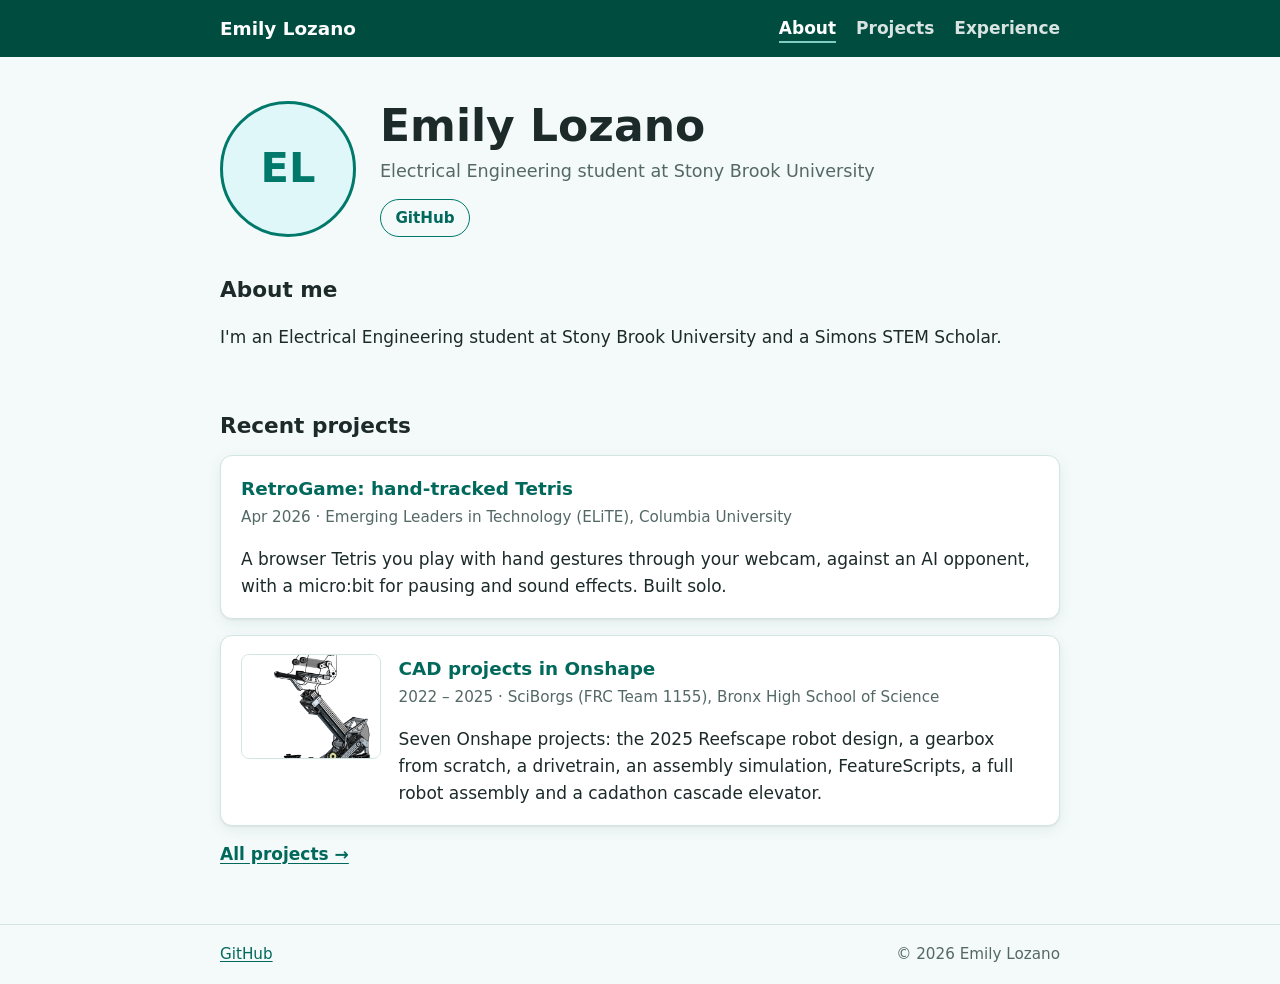
<file: index.html>
<!doctype html>
<html lang="en">
  <head>
    <meta charset="utf-8" />
    <meta name="viewport" content="width=device-width, initial-scale=1" />
    <title>Emily Lozano</title>
    <meta name="description" content="Emily Lozano: Electrical Engineering student at Stony Brook University. About me, projects and experience." />
    <link rel="stylesheet" href="assets/css/style.css" />
    <script src="assets/js/data.js" defer></script>
    <script src="assets/js/site.js" defer></script>
  </head>
  <!-- data-page marks the active nav link; data-base is the path back to the site root ("" here). -->
  <body data-page="home" data-base="">
    <a class="skip-link" href="#main">Skip to content</a>
    <header id="site-header"></header>

    <main id="main" class="wrap">
      <!-- Name, tagline, bio, photo and socials all come from assets/js/data.js -->
      <section class="profile" aria-labelledby="profile-name">
        <div class="photo" id="profile-photo"></div>
        <div>
          <h1 id="profile-name">Emily Lozano</h1>
          <p class="tagline" id="profile-tagline"></p>
          <div id="profile-socials"></div>
        </div>
      </section>

      <section aria-labelledby="about-heading">
        <h2 id="about-heading">About me</h2>
        <div id="bio"></div>
      </section>

      <section aria-labelledby="recent-heading">
        <h2 id="recent-heading">Recent projects</h2>
        <ol class="card-list" id="recent-projects"></ol>
        <a class="more-link" href="projects/index.html">All projects →</a>
      </section>
    </main>

    <footer id="site-footer"></footer>
  </body>
</html>
</file>
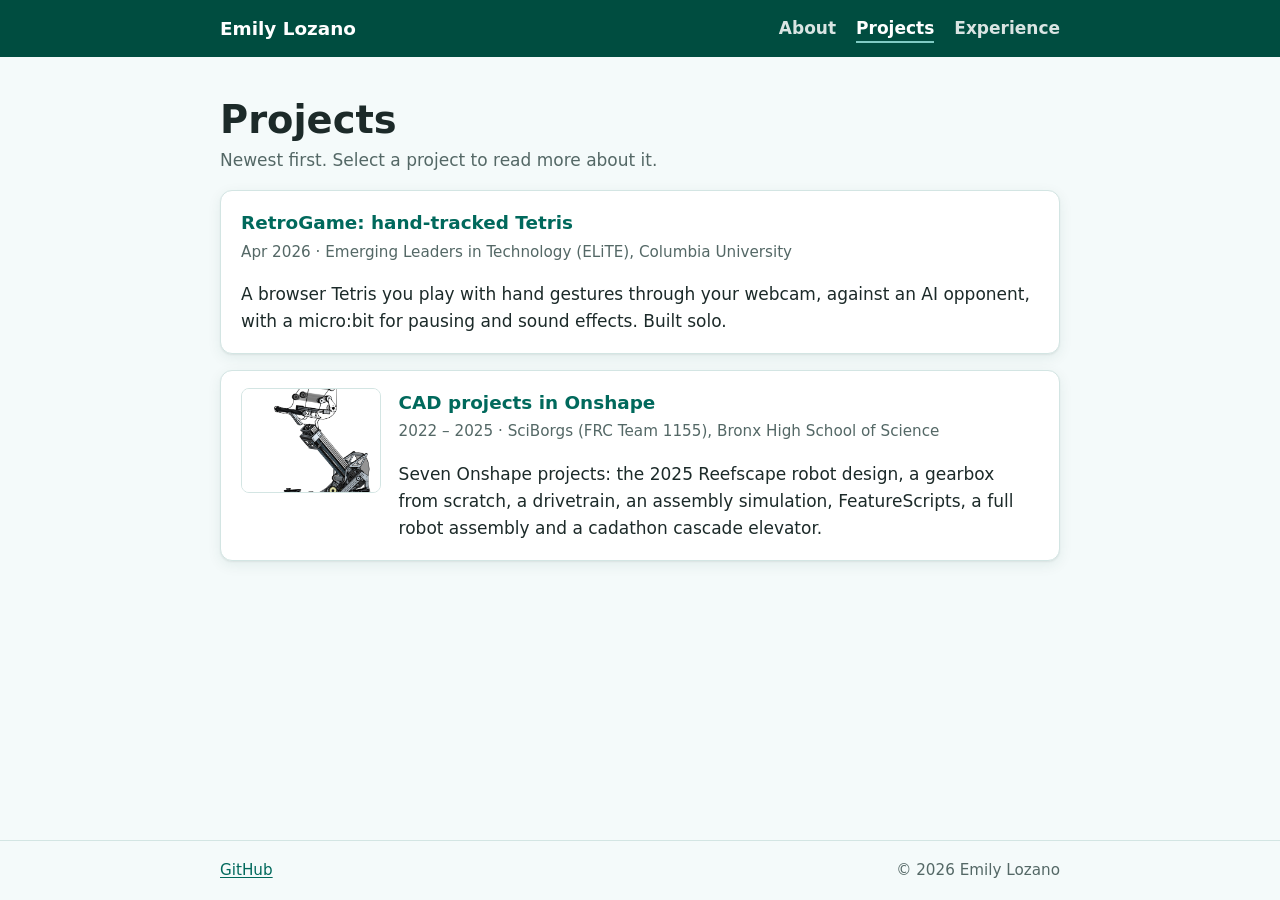
<file: projects/index.html>
<!doctype html>
<html lang="en">
  <head>
    <meta charset="utf-8" />
    <meta name="viewport" content="width=device-width, initial-scale=1" />
    <title>Projects · Emily Lozano</title>
    <meta name="description" content="Projects by Emily Lozano, newest first." />
    <link rel="stylesheet" href="../assets/css/style.css" />
    <script src="../assets/js/data.js" defer></script>
    <script src="../assets/js/site.js" defer></script>
  </head>
  <body data-page="projects" data-base="../">
    <a class="skip-link" href="#main">Skip to content</a>
    <header id="site-header"></header>

    <main id="main" class="wrap">
      <div class="page-intro">
        <h1>Projects</h1>
        <p>Newest first. Select a project to read more about it.</p>
      </div>

      <!-- Filled from the projects list in assets/js/data.js, sorted automatically. -->
      <ol class="card-list" id="project-list"></ol>
    </main>

    <footer id="site-footer"></footer>
  </body>
</html>
</file>
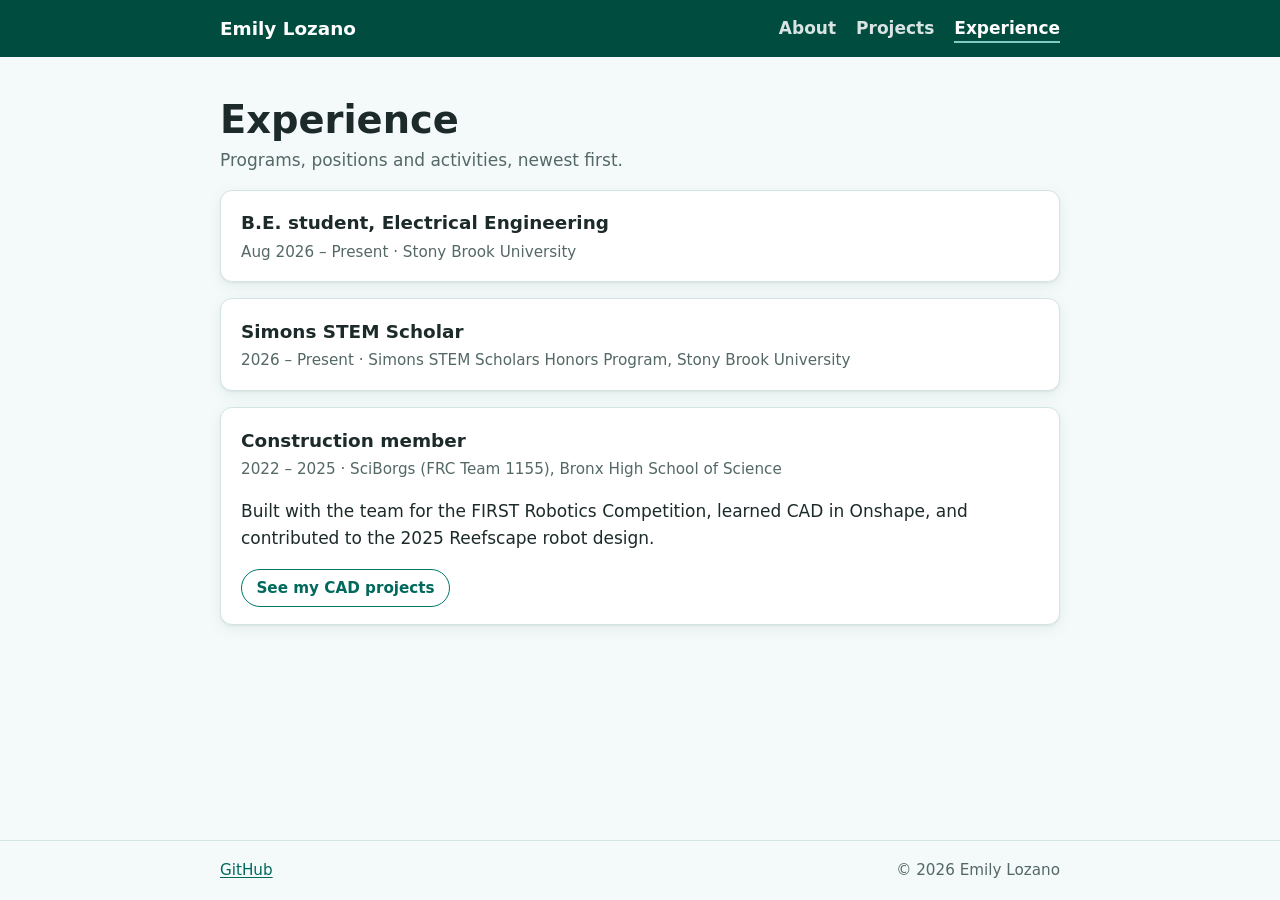
<file: experience.html>
<!doctype html>
<html lang="en">
  <head>
    <meta charset="utf-8" />
    <meta name="viewport" content="width=device-width, initial-scale=1" />
    <title>Experience · Emily Lozano</title>
    <meta name="description" content="Experience, programs and activities of Emily Lozano, newest first." />
    <link rel="stylesheet" href="assets/css/style.css" />
    <script src="assets/js/data.js" defer></script>
    <script src="assets/js/site.js" defer></script>
  </head>
  <body data-page="experience" data-base="">
    <a class="skip-link" href="#main">Skip to content</a>
    <header id="site-header"></header>

    <main id="main" class="wrap">
      <div class="page-intro">
        <h1>Experience</h1>
        <p>Programs, positions and activities, newest first.</p>
      </div>

      <!-- Filled from the experience list in assets/js/data.js, sorted automatically. -->
      <ol class="card-list" id="experience-list"></ol>
    </main>

    <footer id="site-footer"></footer>
  </body>
</html>
</file>
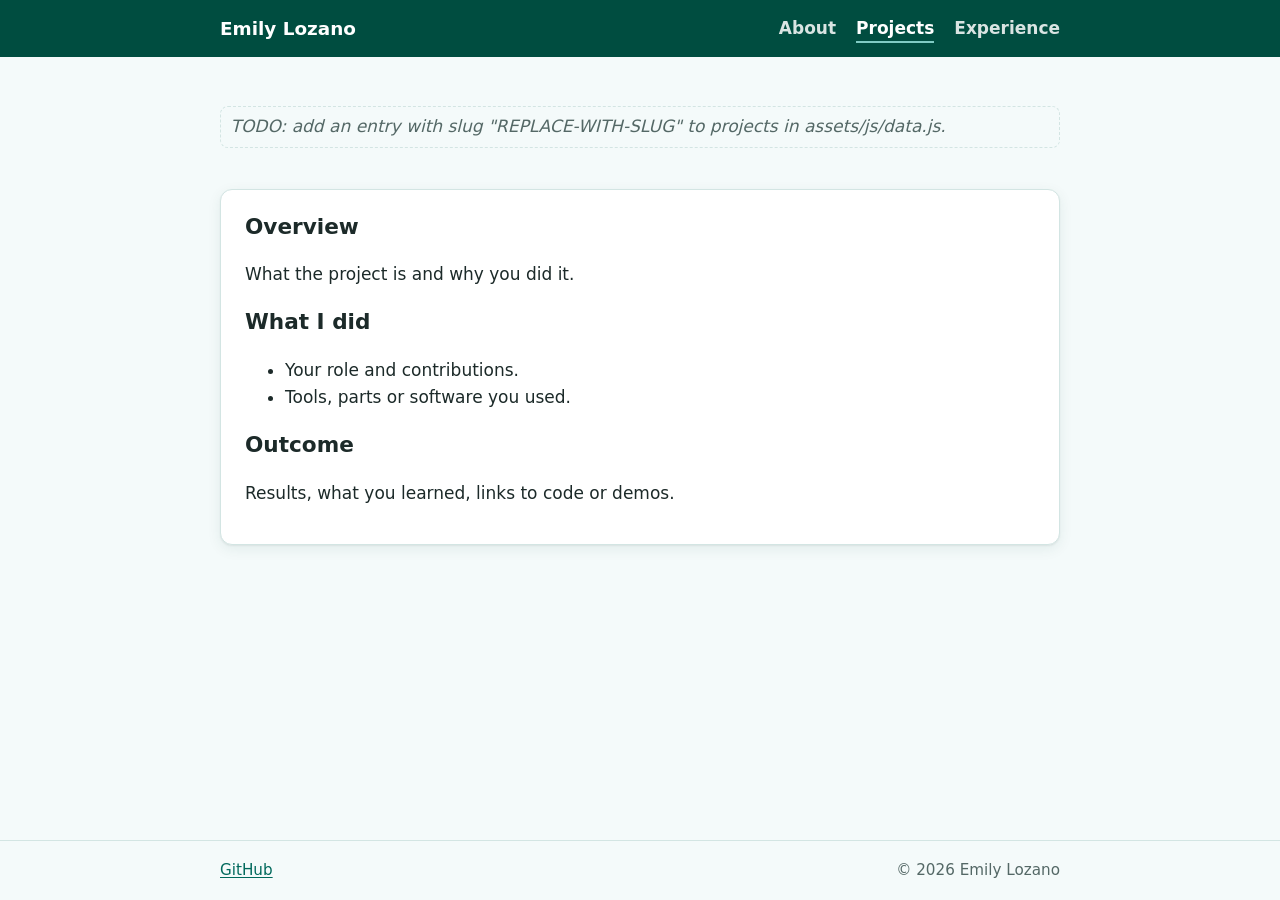
<file: projects/_template.html>
<!doctype html>
<!--
  HOW TO ADD A PROJECT
  1. Copy this file in the same folder and rename it, for example "solar-car.html".
     The name without ".html" is the project's slug.
  2. Change data-project="REPLACE-WITH-SLUG" below to that slug.
  3. Add an entry to the projects list in assets/js/data.js with the same slug,
     plus title, org (optional), start, end and a one-line summary.
     The title, dates and organization at the top of this page come from there.
  4. Write about the project inside <article class="project-body">. Use any HTML:
     paragraphs, lists, images, links.
  5. Delete this comment from your copy.
-->
<html lang="en">
  <head>
    <meta charset="utf-8" />
    <meta name="viewport" content="width=device-width, initial-scale=1" />
    <title>Project · Emily Lozano</title>
    <link rel="stylesheet" href="../assets/css/style.css" />
    <script src="../assets/js/data.js" defer></script>
    <script src="../assets/js/site.js" defer></script>
  </head>
  <body data-page="projects" data-base="../" data-project="REPLACE-WITH-SLUG">
    <a class="skip-link" href="#main">Skip to content</a>
    <header id="site-header"></header>

    <main id="main" class="wrap">
      <div class="project-header" id="project-header"></div>

      <article class="project-body">
        <h2>Overview</h2>
        <p>What the project is and why you did it.</p>

        <h2>What I did</h2>
        <ul>
          <li>Your role and contributions.</li>
          <li>Tools, parts or software you used.</li>
        </ul>

        <h2>Outcome</h2>
        <p>Results, what you learned, links to code or demos.</p>

        <!-- Image example: put the file in assets/img/ first.
        <figure>
          <img src="../assets/img/your-image.jpg" alt="Describe the image" />
          <figcaption>Short caption.</figcaption>
        </figure>
        -->
      </article>
    </main>

    <footer id="site-footer"></footer>
  </body>
</html>
</file>
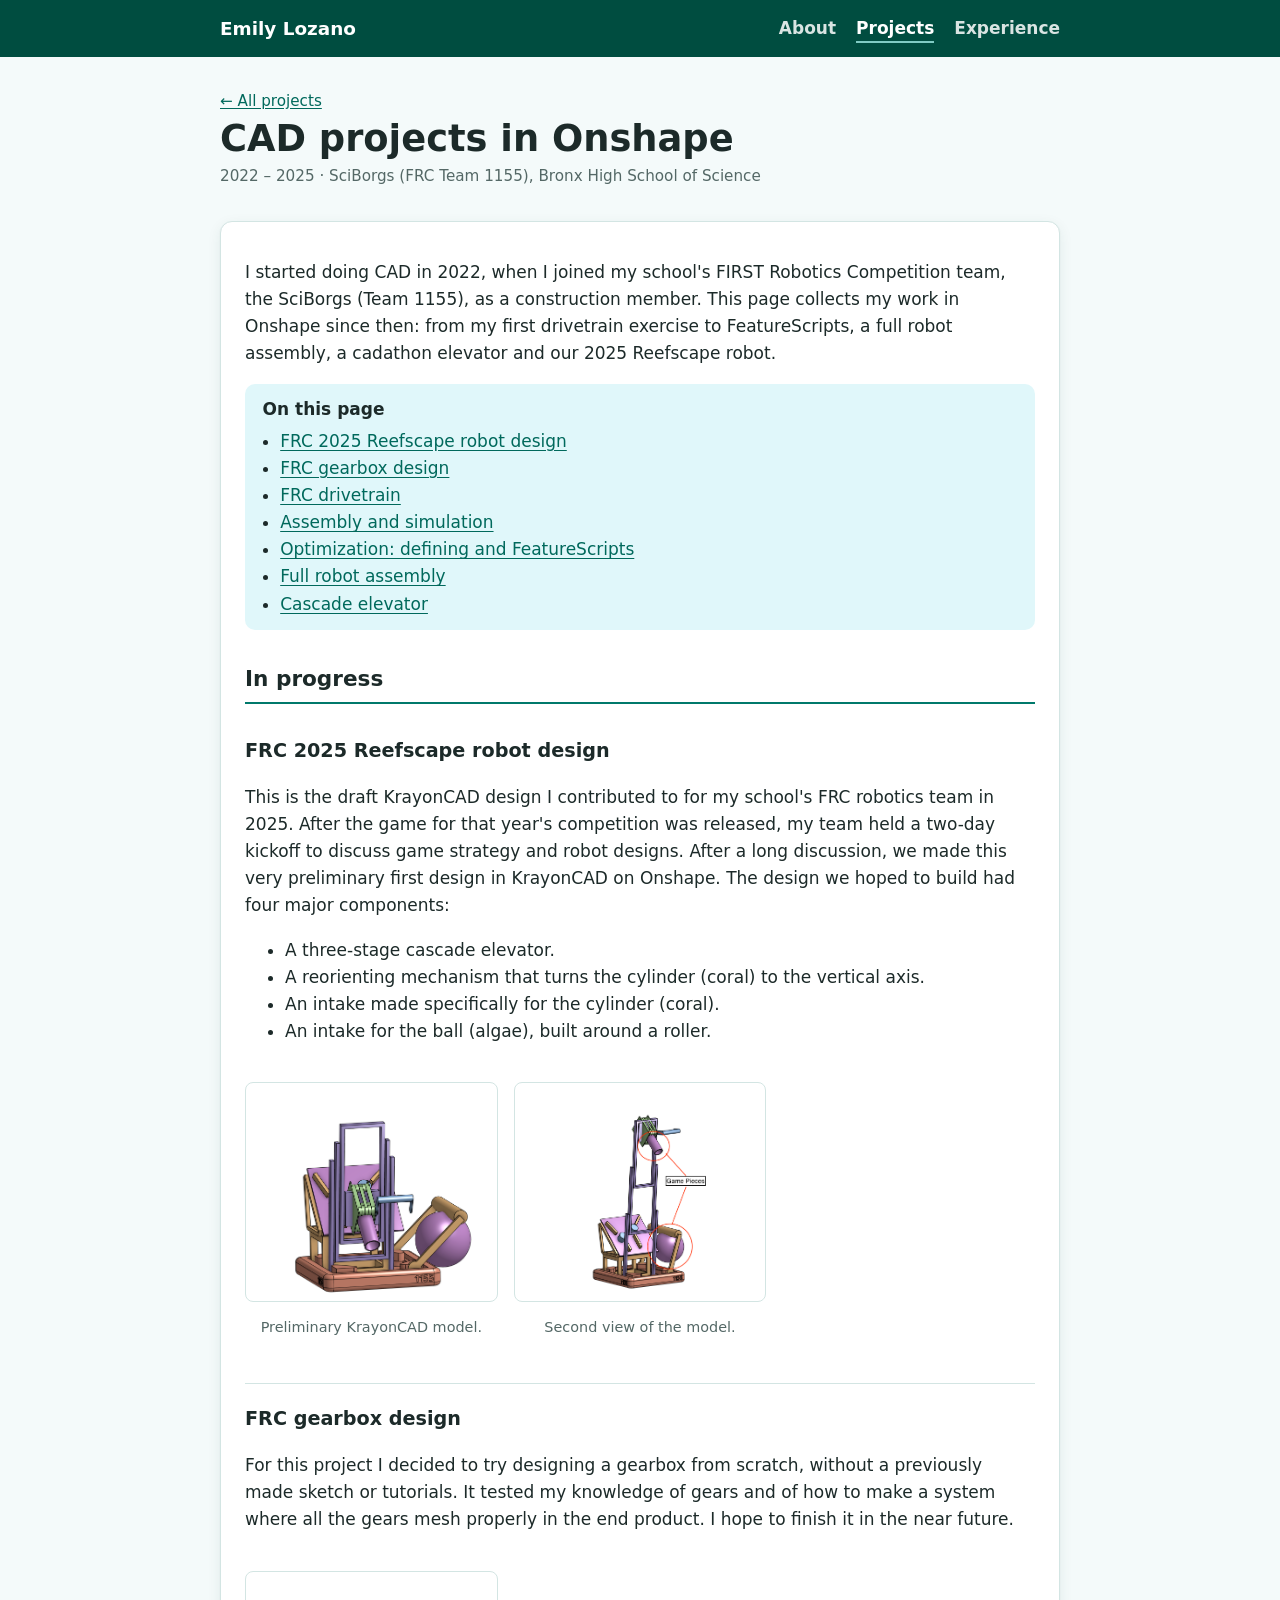
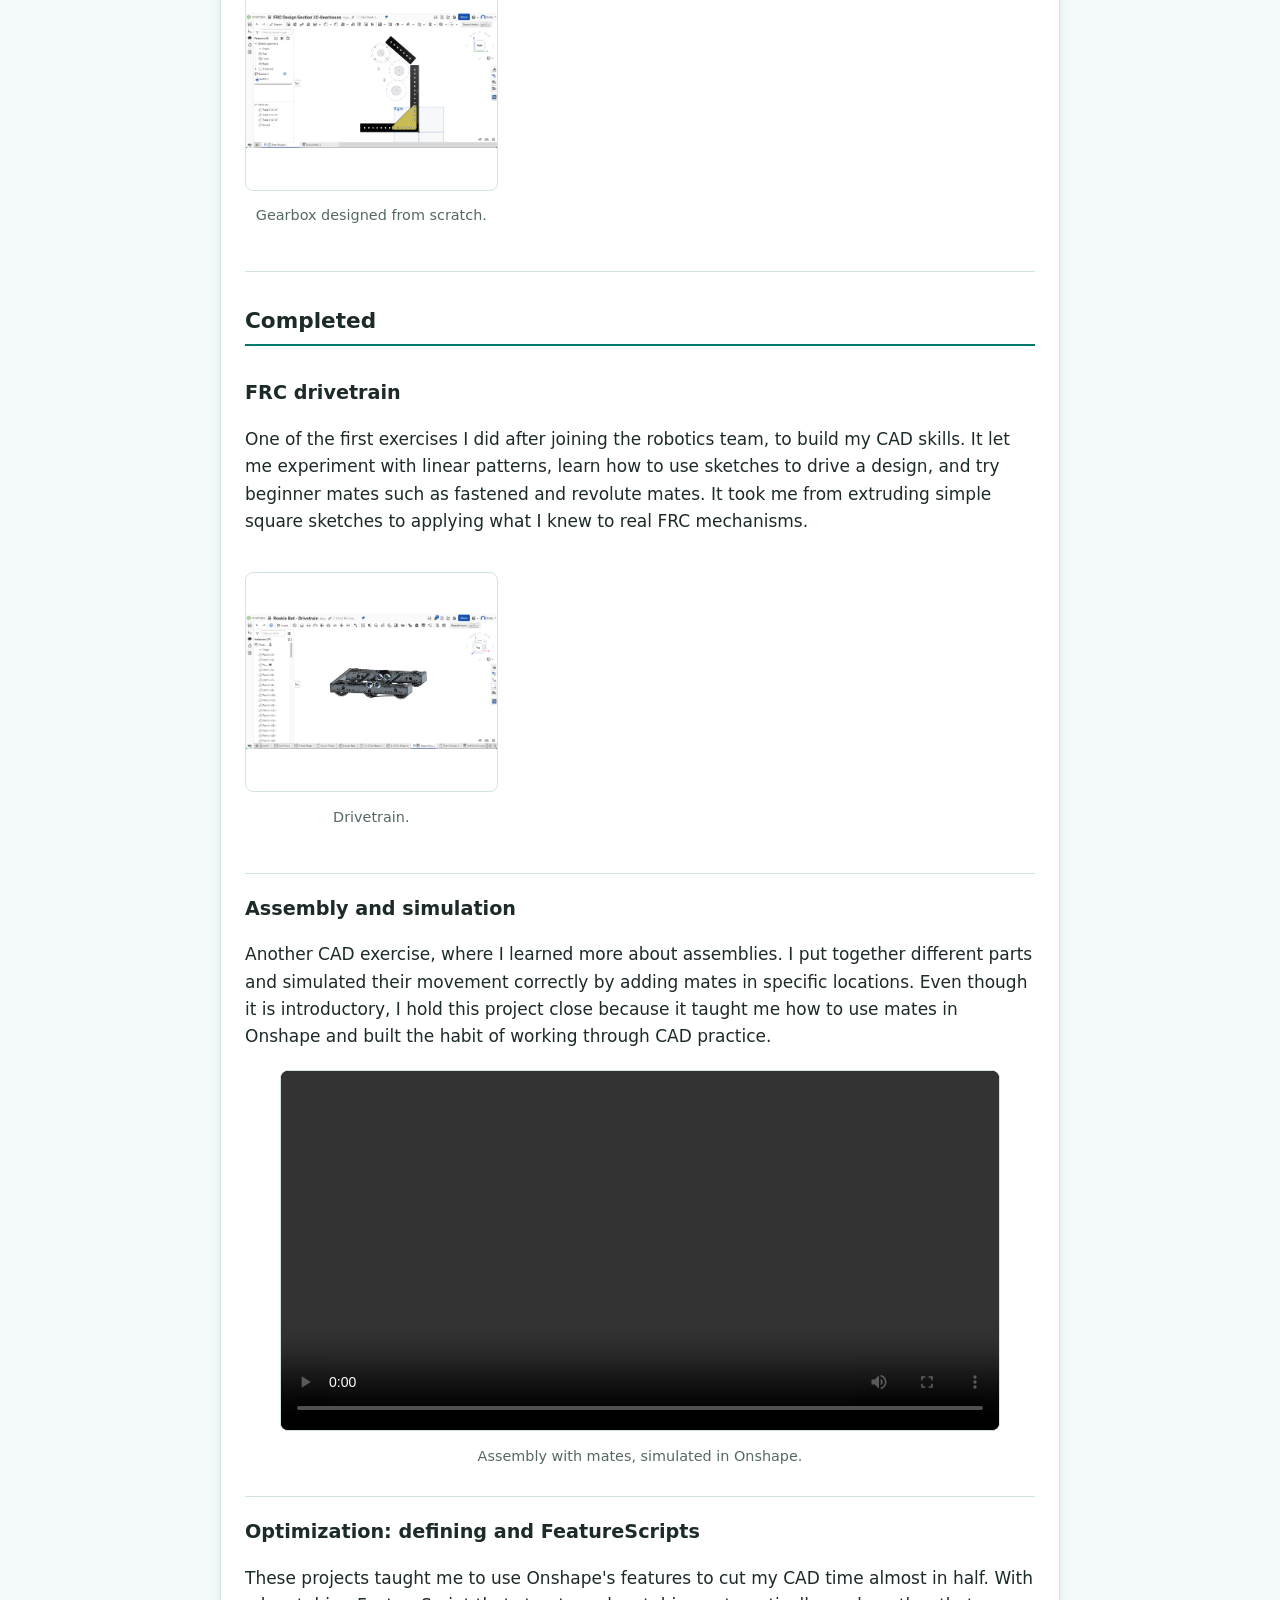
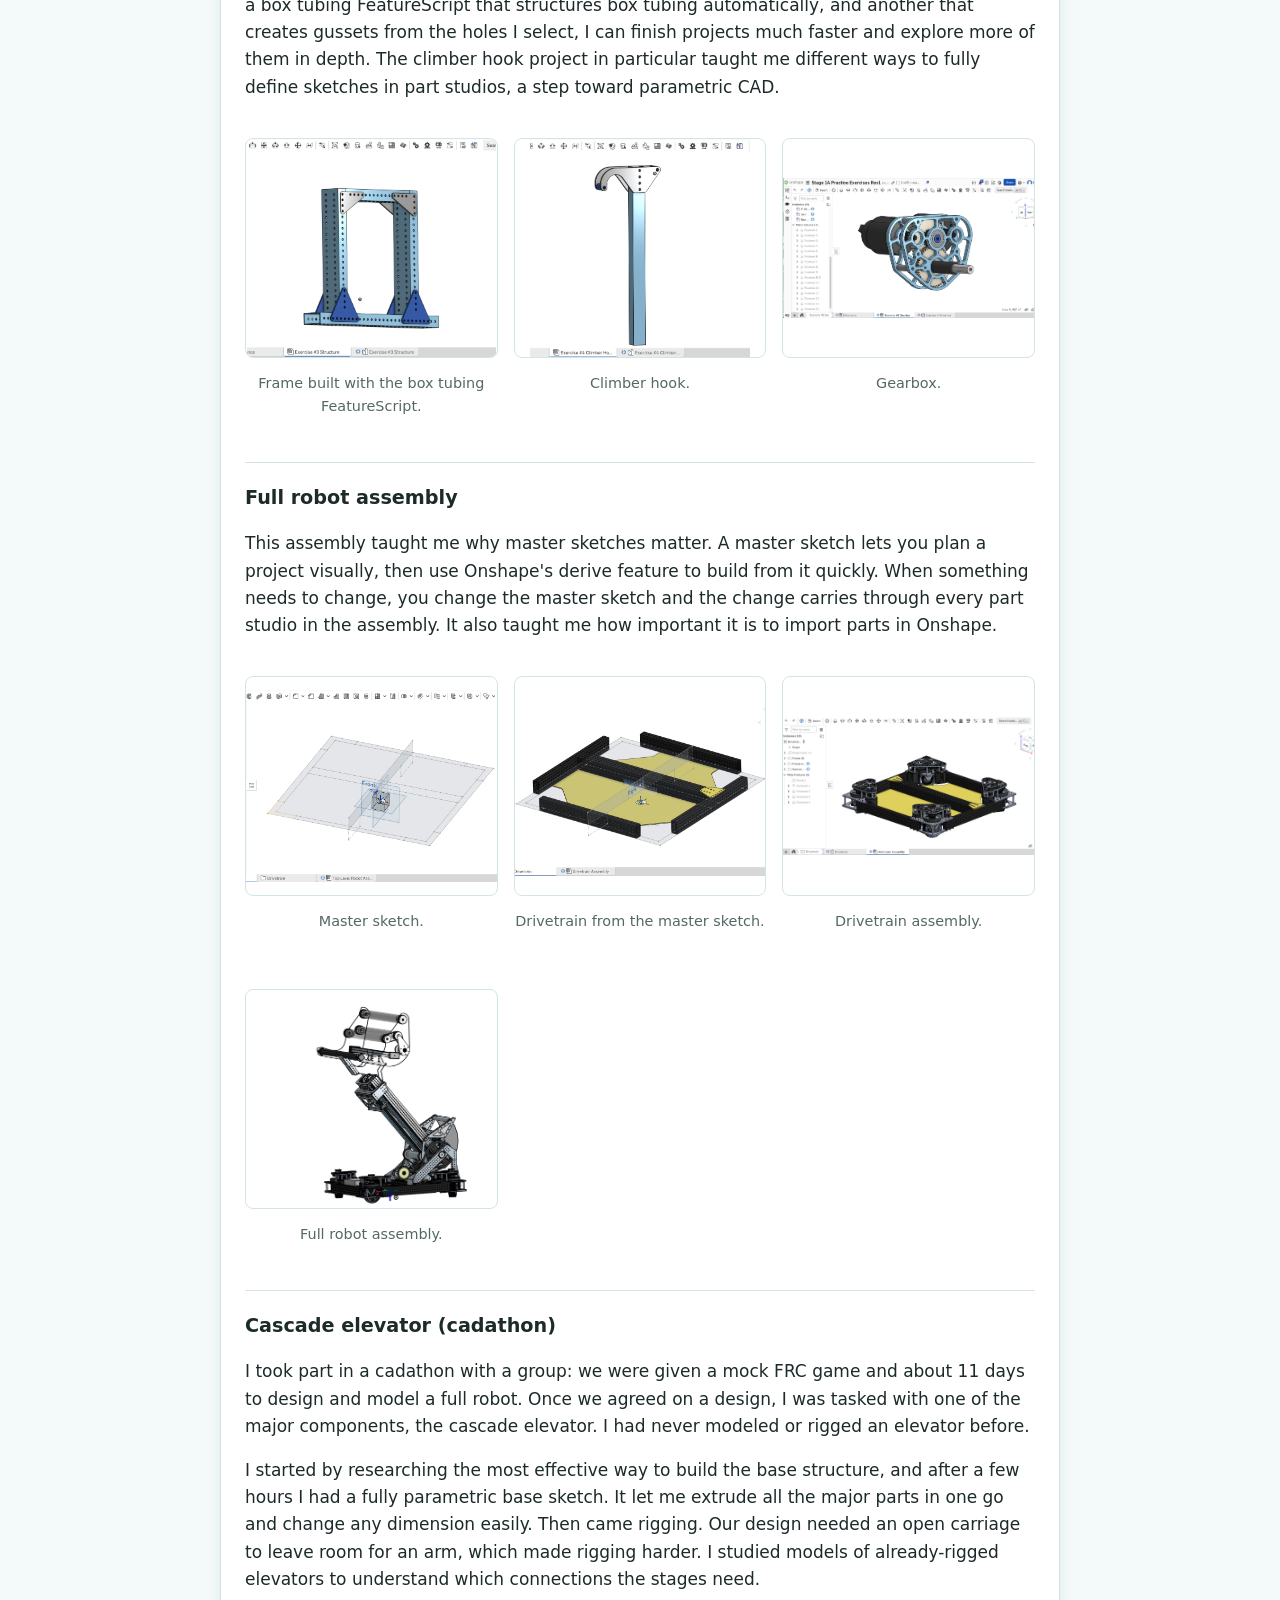
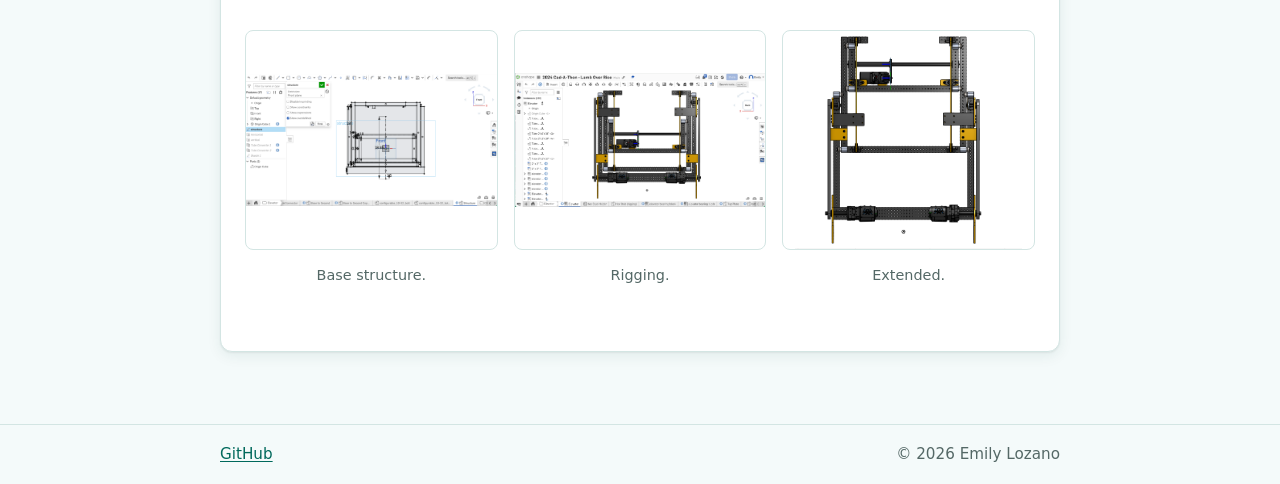
<file: projects/cad-projects.html>
<!doctype html>
<html lang="en">
  <head>
    <meta charset="utf-8" />
    <meta name="viewport" content="width=device-width, initial-scale=1" />
    <title>CAD projects · Emily Lozano</title>
    <link rel="stylesheet" href="../assets/css/style.css" />
    <script src="../assets/js/data.js" defer></script>
    <script src="../assets/js/site.js" defer></script>
  </head>
  <body data-page="projects" data-base="../" data-project="cad-projects">
    <a class="skip-link" href="#main">Skip to content</a>
    <header id="site-header"></header>

    <main id="main" class="wrap">
      <div class="project-header" id="project-header"></div>

      <article class="project-body">
        <p>
          I started doing CAD in 2022, when I joined my school's FIRST Robotics Competition team, the SciBorgs (Team 1155),
          as a construction member. This page collects my work in Onshape since then: from my first drivetrain exercise to
          FeatureScripts, a full robot assembly, a cadathon elevator and our 2025 Reefscape robot.
        </p>

        <nav class="toc" aria-label="On this page">
          <p class="toc-title">On this page</p>
          <ul>
            <li><a href="#reefscape">FRC 2025 Reefscape robot design</a></li>
            <li><a href="#gearbox">FRC gearbox design</a></li>
            <li><a href="#drivetrain">FRC drivetrain</a></li>
            <li><a href="#assembly">Assembly and simulation</a></li>
            <li><a href="#optimization">Optimization: defining and FeatureScripts</a></li>
            <li><a href="#full-robot">Full robot assembly</a></li>
            <li><a href="#elevator">Cascade elevator</a></li>
          </ul>
        </nav>

        <h2 class="group-heading">In progress</h2>

        <section class="cad-item" id="reefscape">
          <h3>FRC 2025 Reefscape robot design</h3>
          <p>
            This is the draft KrayonCAD design I contributed to for my school's FRC robotics team in 2025. After the game
            for that year's competition was released, my team held a two-day kickoff to discuss game strategy and robot
            designs. After a long discussion, we made this very preliminary first design in KrayonCAD on Onshape. The
            design we hoped to build had four major components:
          </p>
          <ul>
            <li>A three-stage cascade elevator.</li>
            <li>A reorienting mechanism that turns the cylinder (coral) to the vertical axis.</li>
            <li>An intake made specifically for the cylinder (coral).</li>
            <li>An intake for the ball (algae), built around a roller.</li>
          </ul>
          <div class="gallery">
            <figure>
              <img src="../assets/img/cad/reefscape-krayoncad-1.png" alt="Preliminary KrayonCAD model of the 2025 Reefscape robot" loading="lazy" />
              <figcaption>Preliminary KrayonCAD model.</figcaption>
            </figure>
            <figure>
              <img src="../assets/img/cad/reefscape-krayoncad-2.png" alt="Second view of the preliminary Reefscape robot model" loading="lazy" />
              <figcaption>Second view of the model.</figcaption>
            </figure>
          </div>
        </section>

        <section class="cad-item" id="gearbox">
          <h3>FRC gearbox design</h3>
          <p>
            For this project I decided to try designing a gearbox from scratch, without a previously made sketch or
            tutorials. It tested my knowledge of gears and of how to make a system where all the gears mesh properly in the
            end product. I hope to finish it in the near future.
          </p>
          <div class="gallery">
            <figure>
              <img src="../assets/img/cad/gearbox-design.png" alt="Gearbox designed from scratch in Onshape" loading="lazy" />
              <figcaption>Gearbox designed from scratch.</figcaption>
            </figure>
          </div>
        </section>

        <h2 class="group-heading">Completed</h2>

        <section class="cad-item" id="drivetrain">
          <h3>FRC drivetrain</h3>
          <p>
            One of the first exercises I did after joining the robotics team, to build my CAD skills. It let me experiment
            with linear patterns, learn how to use sketches to drive a design, and try beginner mates such as fastened and
            revolute mates. It took me from extruding simple square sketches to applying what I knew to real FRC mechanisms.
          </p>
          <div class="gallery">
            <figure>
              <img src="../assets/img/cad/drivetrain.png" alt="FRC drivetrain modeled in Onshape" loading="lazy" />
              <figcaption>Drivetrain.</figcaption>
            </figure>
          </div>
        </section>

        <section class="cad-item" id="assembly">
          <h3>Assembly and simulation</h3>
          <p>
            Another CAD exercise, where I learned more about assemblies. I put together different parts and simulated their
            movement correctly by adding mates in specific locations. Even though it is introductory, I hold this project
            close because it taught me how to use mates in Onshape and built the habit of working through CAD practice.
          </p>
          <figure>
            <video controls preload="metadata" src="../assets/img/cad/assembly-and-simulation.mp4">
              Your browser can't play this video. <a href="../assets/img/cad/assembly-and-simulation.mp4">Download it instead.</a>
            </video>
            <figcaption>Assembly with mates, simulated in Onshape.</figcaption>
          </figure>
        </section>

        <section class="cad-item" id="optimization">
          <h3>Optimization: defining and FeatureScripts</h3>
          <p>
            These projects taught me to use Onshape's features to cut my CAD time almost in half. With a box tubing
            FeatureScript that structures box tubing automatically, and another that creates gussets from the holes I
            select, I can finish projects much faster and explore more of them in depth. The climber hook project in
            particular taught me different ways to fully define sketches in part studios, a step toward parametric CAD.
          </p>
          <div class="gallery">
            <figure>
              <img src="../assets/img/cad/box-tubing-frame.png" alt="Frame built with the box tubing FeatureScript" loading="lazy" />
              <figcaption>Frame built with the box tubing FeatureScript.</figcaption>
            </figure>
            <figure>
              <img src="../assets/img/cad/climber-hook.png" alt="Climber hook with fully defined sketches" loading="lazy" />
              <figcaption>Climber hook.</figcaption>
            </figure>
            <figure>
              <img src="../assets/img/cad/gearbox-featurescript.png" alt="Gearbox modeled using FeatureScripts" loading="lazy" />
              <figcaption>Gearbox.</figcaption>
            </figure>
          </div>
        </section>

        <section class="cad-item" id="full-robot">
          <h3>Full robot assembly</h3>
          <p>
            This assembly taught me why master sketches matter. A master sketch lets you plan a project visually, then use
            Onshape's derive feature to build from it quickly. When something needs to change, you change the master sketch
            and the change carries through every part studio in the assembly. It also taught me how important it is to
            import parts in Onshape.
          </p>
          <div class="gallery">
            <figure>
              <img src="../assets/img/cad/master-sketch.png" alt="Master sketch used to plan the robot" loading="lazy" />
              <figcaption>Master sketch.</figcaption>
            </figure>
            <figure>
              <img src="../assets/img/cad/drivetrain-two.png" alt="Drivetrain derived from the master sketch" loading="lazy" />
              <figcaption>Drivetrain from the master sketch.</figcaption>
            </figure>
            <figure>
              <img src="../assets/img/cad/drivetrain-assembly.png" alt="Drivetrain assembly" loading="lazy" />
              <figcaption>Drivetrain assembly.</figcaption>
            </figure>
            <figure>
              <img src="../assets/img/cad/full-robot-assembly.png" alt="Full robot assembly in Onshape" loading="lazy" />
              <figcaption>Full robot assembly.</figcaption>
            </figure>
          </div>
        </section>

        <section class="cad-item" id="elevator">
          <h3>Cascade elevator (cadathon)</h3>
          <p>
            I took part in a cadathon with a group: we were given a mock FRC game and about 11 days to design and model a
            full robot. Once we agreed on a design, I was tasked with one of the major components, the cascade elevator. I
            had never modeled or rigged an elevator before.
          </p>
          <p>
            I started by researching the most effective way to build the base structure, and after a few hours I had a
            fully parametric base sketch. It let me extrude all the major parts in one go and change any dimension easily.
            Then came rigging. Our design needed an open carriage to leave room for an arm, which made rigging harder. I
            studied models of already-rigged elevators to understand which connections the stages need.
          </p>
          <div class="gallery">
            <figure>
              <img src="../assets/img/cad/elevator-structure.png" alt="Cascade elevator base structure from a parametric sketch" loading="lazy" />
              <figcaption>Base structure.</figcaption>
            </figure>
            <figure>
              <img src="../assets/img/cad/elevator-rigging.png" alt="Cascade elevator rigging" loading="lazy" />
              <figcaption>Rigging.</figcaption>
            </figure>
            <figure>
              <img src="../assets/img/cad/elevator-extended.png" alt="Cascade elevator fully extended" loading="lazy" />
              <figcaption>Extended.</figcaption>
            </figure>
          </div>
        </section>
      </article>
    </main>

    <footer id="site-footer"></footer>
  </body>
</html>
</file>
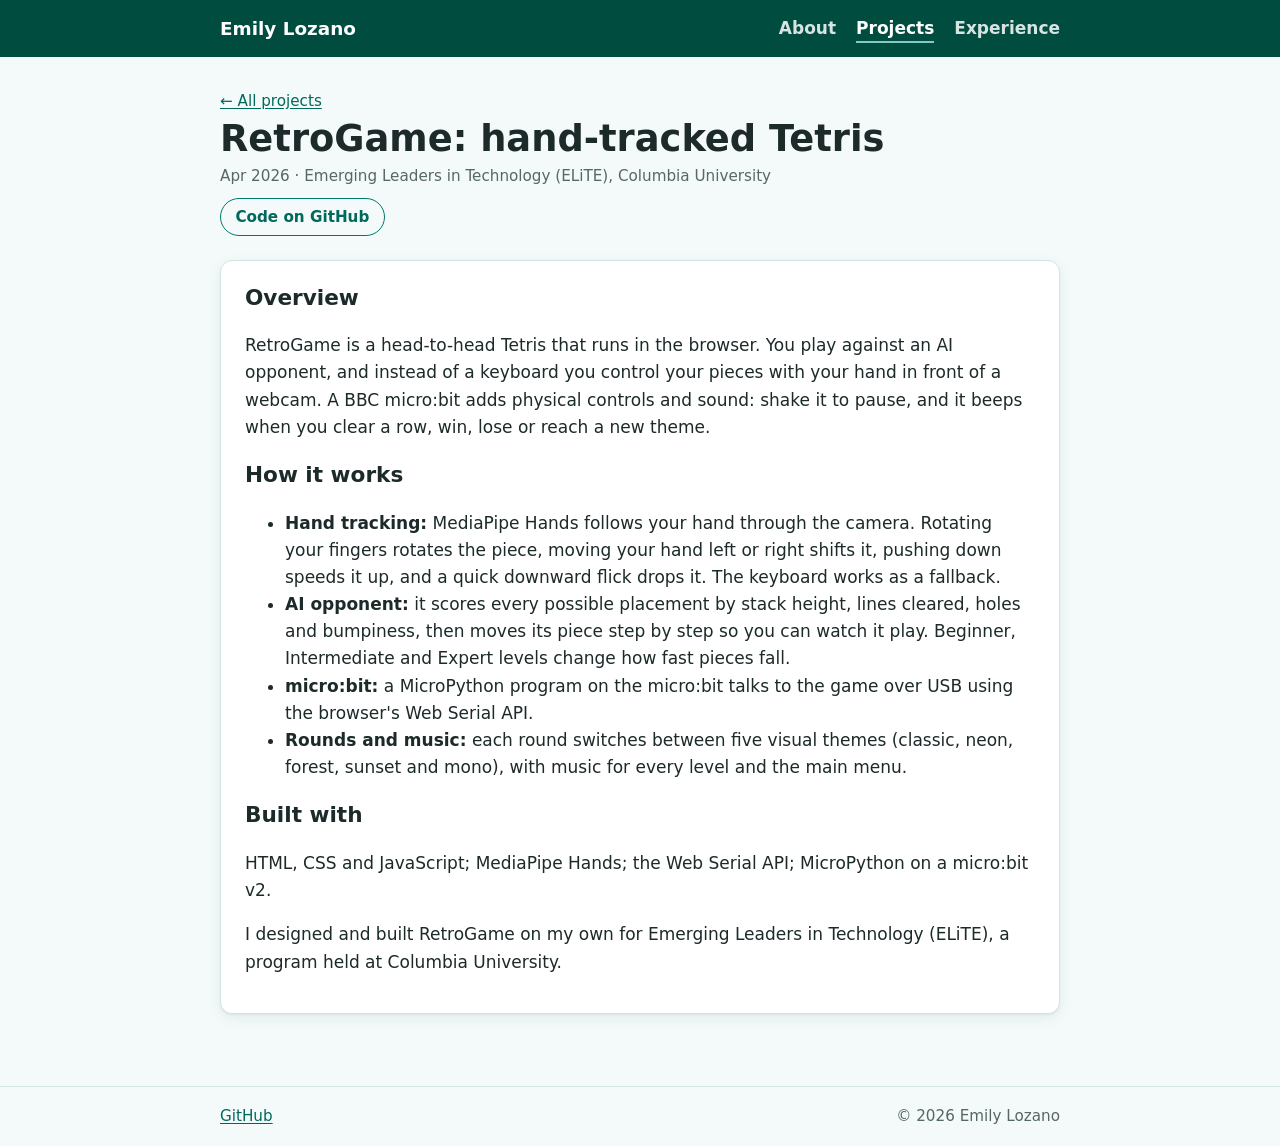
<file: projects/retro-game.html>
<!doctype html>
<html lang="en">
  <head>
    <meta charset="utf-8" />
    <meta name="viewport" content="width=device-width, initial-scale=1" />
    <title>RetroGame: hand-tracked Tetris · Emily Lozano</title>
    <link rel="stylesheet" href="../assets/css/style.css" />
    <script src="../assets/js/data.js" defer></script>
    <script src="../assets/js/site.js" defer></script>
  </head>
  <body data-page="projects" data-base="../" data-project="retro-game">
    <a class="skip-link" href="#main">Skip to content</a>
    <header id="site-header"></header>

    <main id="main" class="wrap">
      <div class="project-header" id="project-header"></div>

      <article class="project-body">
        <h2>Overview</h2>
        <p>
          RetroGame is a head-to-head Tetris that runs in the browser. You play against an AI opponent, and instead of a
          keyboard you control your pieces with your hand in front of a webcam. A BBC micro:bit adds physical controls and
          sound: shake it to pause, and it beeps when you clear a row, win, lose or reach a new theme.
        </p>

        <h2>How it works</h2>
        <ul>
          <li>
            <strong>Hand tracking:</strong> MediaPipe Hands follows your hand through the camera. Rotating your fingers
            rotates the piece, moving your hand left or right shifts it, pushing down speeds it up, and a quick downward
            flick drops it. The keyboard works as a fallback.
          </li>
          <li>
            <strong>AI opponent:</strong> it scores every possible placement by stack height, lines cleared, holes and
            bumpiness, then moves its piece step by step so you can watch it play. Beginner, Intermediate and Expert levels
            change how fast pieces fall.
          </li>
          <li>
            <strong>micro:bit:</strong> a MicroPython program on the micro:bit talks to the game over USB using the
            browser's Web Serial API.
          </li>
          <li>
            <strong>Rounds and music:</strong> each round switches between five visual themes (classic, neon, forest,
            sunset and mono), with music for every level and the main menu.
          </li>
        </ul>

        <h2>Built with</h2>
        <p>HTML, CSS and JavaScript; MediaPipe Hands; the Web Serial API; MicroPython on a micro:bit v2.</p>

        <p>
          I designed and built RetroGame on my own for Emerging Leaders in Technology (ELiTE), a program held at Columbia
          University.
        </p>
      </article>
    </main>

    <footer id="site-footer"></footer>
  </body>
</html>
</file>
<file: assets/css/style.css>
/* style.css: one stylesheet for every page.
   Colors are defined once below. Change them here to restyle the whole site.
   The teal palette comes from the first version of the site (2025). */

:root {
  --teal: #00796b;
  --teal-dark: #004d40;
  --teal-tint: #e0f7fa;
  --bg: #f4fafa;
  --surface: #ffffff;
  --text: #1c2a29;
  --muted: #546866;
  --border: #d3e5e3;
  --link: #00695c;
  --header-bg: #004d40;
  --header-text: #ffffff;
  --radius: 12px;
  --shadow: 0 1px 2px rgba(0, 0, 0, 0.06), 0 4px 14px rgba(0, 77, 64, 0.08);
  --max: 880px;
}

@media (prefers-color-scheme: dark) {
  :root {
    --teal: #4db6ac;
    --teal-tint: #12302d;
    --bg: #0e1615;
    --surface: #152120;
    --text: #e4efed;
    --muted: #9db2af;
    --border: #25403c;
    --link: #80cbc4;
    --header-bg: #0a2723;
    --shadow: none;
  }
}

*,
*::before,
*::after {
  box-sizing: border-box;
}

html {
  -webkit-text-size-adjust: 100%;
}

body {
  margin: 0;
  font-family: system-ui, -apple-system, "Segoe UI", Roboto, Arial, sans-serif;
  font-size: 1.0625rem;
  line-height: 1.6;
  color: var(--text);
  background: var(--bg);
  display: flex;
  flex-direction: column;
  min-height: 100vh;
}

main {
  flex: 1;
}

img {
  max-width: 100%;
  height: auto;
}

a {
  color: var(--link);
  text-underline-offset: 0.15em;
}

a:focus-visible {
  outline: 3px solid var(--teal);
  outline-offset: 2px;
  border-radius: 4px;
}

.wrap {
  width: 100%;
  max-width: var(--max);
  margin: 0 auto;
  padding: 0 1.25rem;
}

.skip-link {
  position: absolute;
  left: -999px;
  top: 0.5rem;
  background: var(--surface);
  padding: 0.5rem 0.75rem;
  border-radius: 6px;
  z-index: 10;
}

.skip-link:focus {
  left: 0.5rem;
}

/* ---------- header ---------- */
.site-header {
  background: var(--header-bg);
  color: var(--header-text);
  position: sticky;
  top: 0;
  z-index: 5;
}

.header-inner {
  display: flex;
  flex-wrap: wrap;
  align-items: center;
  justify-content: space-between;
  gap: 0.5rem 1.5rem;
  padding-top: 0.85rem;
  padding-bottom: 0.85rem;
}

.brand {
  color: var(--header-text);
  font-weight: 700;
  font-size: 1.15rem;
  text-decoration: none;
}

.site-header nav ul {
  list-style: none;
  margin: 0;
  padding: 0;
  display: flex;
  flex-wrap: wrap;
  gap: 0.25rem 1.25rem;
}

.site-header nav a {
  color: var(--header-text);
  text-decoration: none;
  font-weight: 600;
  opacity: 0.85;
  padding: 0.2rem 0;
  border-bottom: 2px solid transparent;
}

.site-header nav a:hover,
.site-header nav a[aria-current="page"] {
  opacity: 1;
  border-bottom-color: #80cbc4;
}

/* ---------- page sections ---------- */
.page-intro {
  padding: 2.5rem 0 1rem;
}

.page-intro h1 {
  margin: 0 0 0.25rem;
  font-size: clamp(1.8rem, 4vw, 2.4rem);
  line-height: 1.2;
}

.page-intro p {
  margin: 0;
  color: var(--muted);
}

section {
  padding: 1rem 0 1.5rem;
}

h2 {
  font-size: 1.35rem;
  margin: 0 0 0.75rem;
}

.meta {
  color: var(--muted);
  font-size: 0.95rem;
  margin: 0.1rem 0 0.5rem;
}

.todo {
  color: var(--muted);
  border: 1px dashed var(--border);
  border-radius: 8px;
  padding: 0.4rem 0.6rem;
  font-style: italic;
}

/* ---------- home: profile ---------- */
.profile {
  display: grid;
  grid-template-columns: auto 1fr;
  gap: 1.5rem;
  align-items: center;
  padding: 2.75rem 0 1.25rem;
}

.photo {
  width: 136px;
  height: 136px;
  border-radius: 50%;
  overflow: hidden;
  background: var(--teal-tint);
  border: 3px solid var(--teal);
  display: grid;
  place-items: center;
}

.photo img {
  width: 100%;
  height: 100%;
  object-fit: cover;
}

.initials {
  font-size: 2.6rem;
  font-weight: 700;
  color: var(--teal);
}

.profile h1 {
  margin: 0;
  font-size: clamp(2rem, 5vw, 2.75rem);
  line-height: 1.15;
}

.profile .tagline {
  margin: 0.35rem 0 0.9rem;
  color: var(--muted);
  font-size: 1.1rem;
}

.social-buttons {
  list-style: none;
  margin: 0;
  padding: 0;
  display: flex;
  flex-wrap: wrap;
  gap: 0.5rem;
}

.social-buttons a {
  display: inline-block;
  padding: 0.35rem 0.9rem;
  border: 1.5px solid var(--teal);
  border-radius: 999px;
  text-decoration: none;
  font-weight: 600;
  font-size: 0.95rem;
}

.social-buttons a:hover {
  background: var(--teal);
  color: #fff;
}

@media (max-width: 560px) {
  .profile {
    grid-template-columns: 1fr;
    text-align: center;
    justify-items: center;
  }
  .social-buttons {
    justify-content: center;
  }
}

/* ---------- cards (projects, experience) ---------- */
.card-list {
  list-style: none;
  margin: 0;
  padding: 0;
  display: grid;
  gap: 1rem;
}

.card {
  background: var(--surface);
  border: 1px solid var(--border);
  border-radius: var(--radius);
  box-shadow: var(--shadow);
  padding: 1.1rem 1.25rem;
}

.card h3 {
  margin: 0;
  font-size: 1.15rem;
}

.card h3 a {
  text-decoration: none;
}

.card h3 a:hover {
  text-decoration: underline;
}

.card p:last-child {
  margin-bottom: 0;
}

/* Cards with a picture: picture on the left, text on the right; stacked on phones. */
.card.has-thumb {
  display: grid;
  grid-template-columns: 140px 1fr;
  gap: 1.1rem;
  align-items: start;
}

.card-thumb img {
  width: 140px;
  height: 105px;
  object-fit: cover;
  border-radius: 8px;
  border: 1px solid var(--border);
  background: #fff;
  display: block;
}

@media (max-width: 560px) {
  .card.has-thumb {
    grid-template-columns: 1fr;
  }
  .card-thumb img {
    width: 100%;
    height: 180px;
  }
}

.project-links {
  margin-top: 0.6rem;
}

/* ---------- multi-part project pages (e.g. CAD projects) ---------- */
.toc {
  background: var(--teal-tint);
  border-radius: 10px;
  padding: 0.75rem 1.1rem;
  margin: 1rem 0 0.5rem;
}

.toc-title {
  margin: 0 0 0.25rem;
  font-weight: 700;
}

.toc ul {
  margin: 0;
  padding-left: 1.1rem;
}

.group-heading {
  margin-top: 2rem;
  padding-bottom: 0.35rem;
  border-bottom: 2px solid var(--teal);
}

.cad-item {
  padding: 1.25rem 0 0.5rem;
  border-bottom: 1px solid var(--border);
  scroll-margin-top: 4.5rem; /* keeps headings visible under the sticky header */
}

.cad-item:last-child {
  border-bottom: 0;
}

.cad-item h3 {
  margin: 0 0 0.4rem;
  font-size: 1.2rem;
}

.gallery {
  display: grid;
  grid-template-columns: repeat(auto-fill, minmax(min(220px, 100%), 1fr));
  gap: 1rem;
  margin: 1rem 0;
}

.gallery figure {
  margin: 0;
}

.project-body .gallery figure img {
  width: 100%;
  height: 220px;
  max-height: none;
  object-fit: contain;
  background: #fff;
}

.project-body video {
  width: 100%;
  max-width: 720px;
  border-radius: 8px;
  border: 1px solid var(--border);
  background: #000;
}

.more-link {
  display: inline-block;
  margin-top: 0.9rem;
  font-weight: 600;
}

/* ---------- single project page ---------- */
.project-header {
  padding: 2rem 0 0.5rem;
}

.project-header h1 {
  margin: 0.25rem 0 0.2rem;
  font-size: clamp(1.7rem, 4vw, 2.3rem);
  line-height: 1.2;
}

.back {
  margin: 0;
  font-size: 0.95rem;
}

.project-body {
  background: var(--surface);
  border: 1px solid var(--border);
  border-radius: var(--radius);
  box-shadow: var(--shadow);
  padding: 1.25rem 1.5rem;
  margin: 1rem 0 2.5rem;
}

.project-body figure {
  margin: 1.25rem 0;
  text-align: center;
}

.project-body figure img {
  max-height: 520px;
  width: auto;
  border-radius: 8px;
  border: 1px solid var(--border);
}

.project-body figcaption {
  color: var(--muted);
  font-size: 0.9rem;
  margin-top: 0.35rem;
}

/* ---------- footer ---------- */
.site-footer {
  border-top: 1px solid var(--border);
  margin-top: 2rem;
  font-size: 0.95rem;
  color: var(--muted);
}

.footer-inner {
  display: flex;
  flex-wrap: wrap;
  justify-content: space-between;
  align-items: center;
  gap: 0.5rem 1.5rem;
  padding-top: 1.1rem;
  padding-bottom: 1.1rem;
}

.footer-inner p {
  margin: 0;
}

.social-links {
  list-style: none;
  margin: 0;
  padding: 0;
  display: flex;
  flex-wrap: wrap;
  gap: 1rem;
}
</file>
